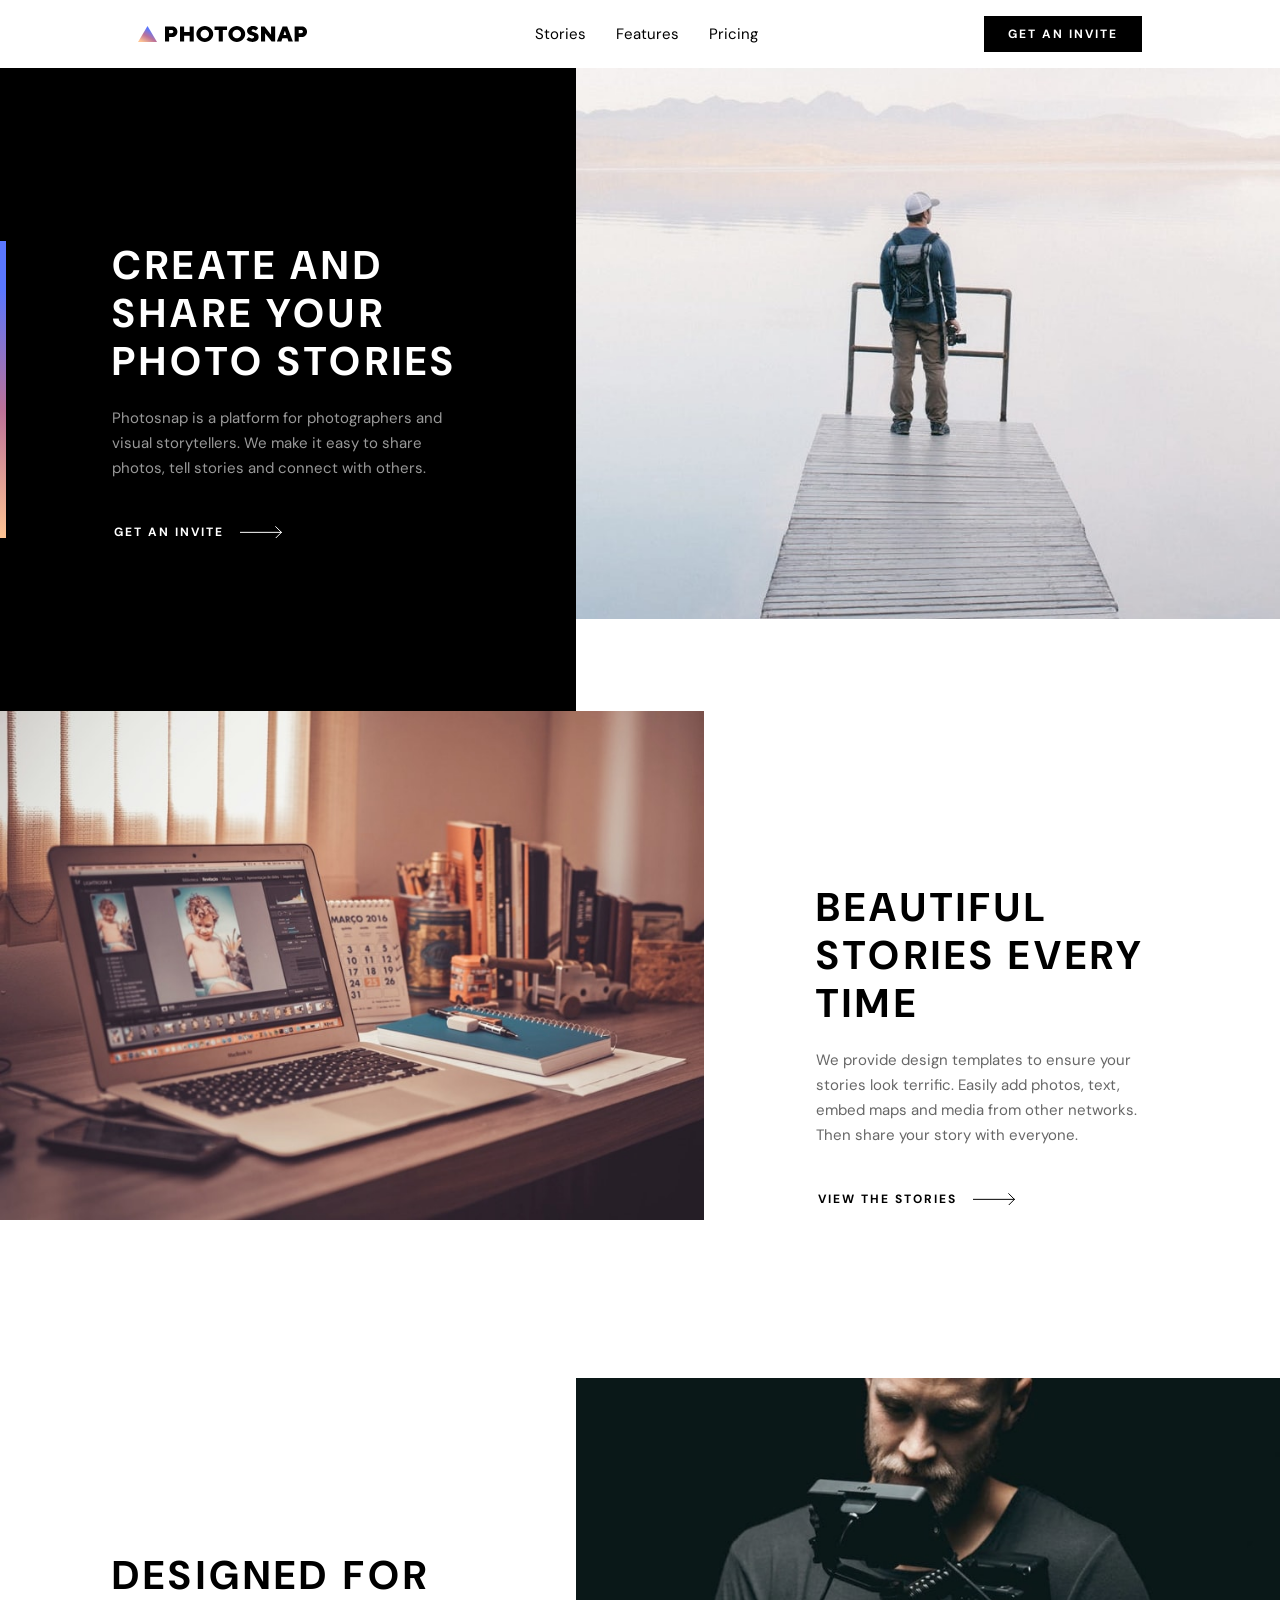
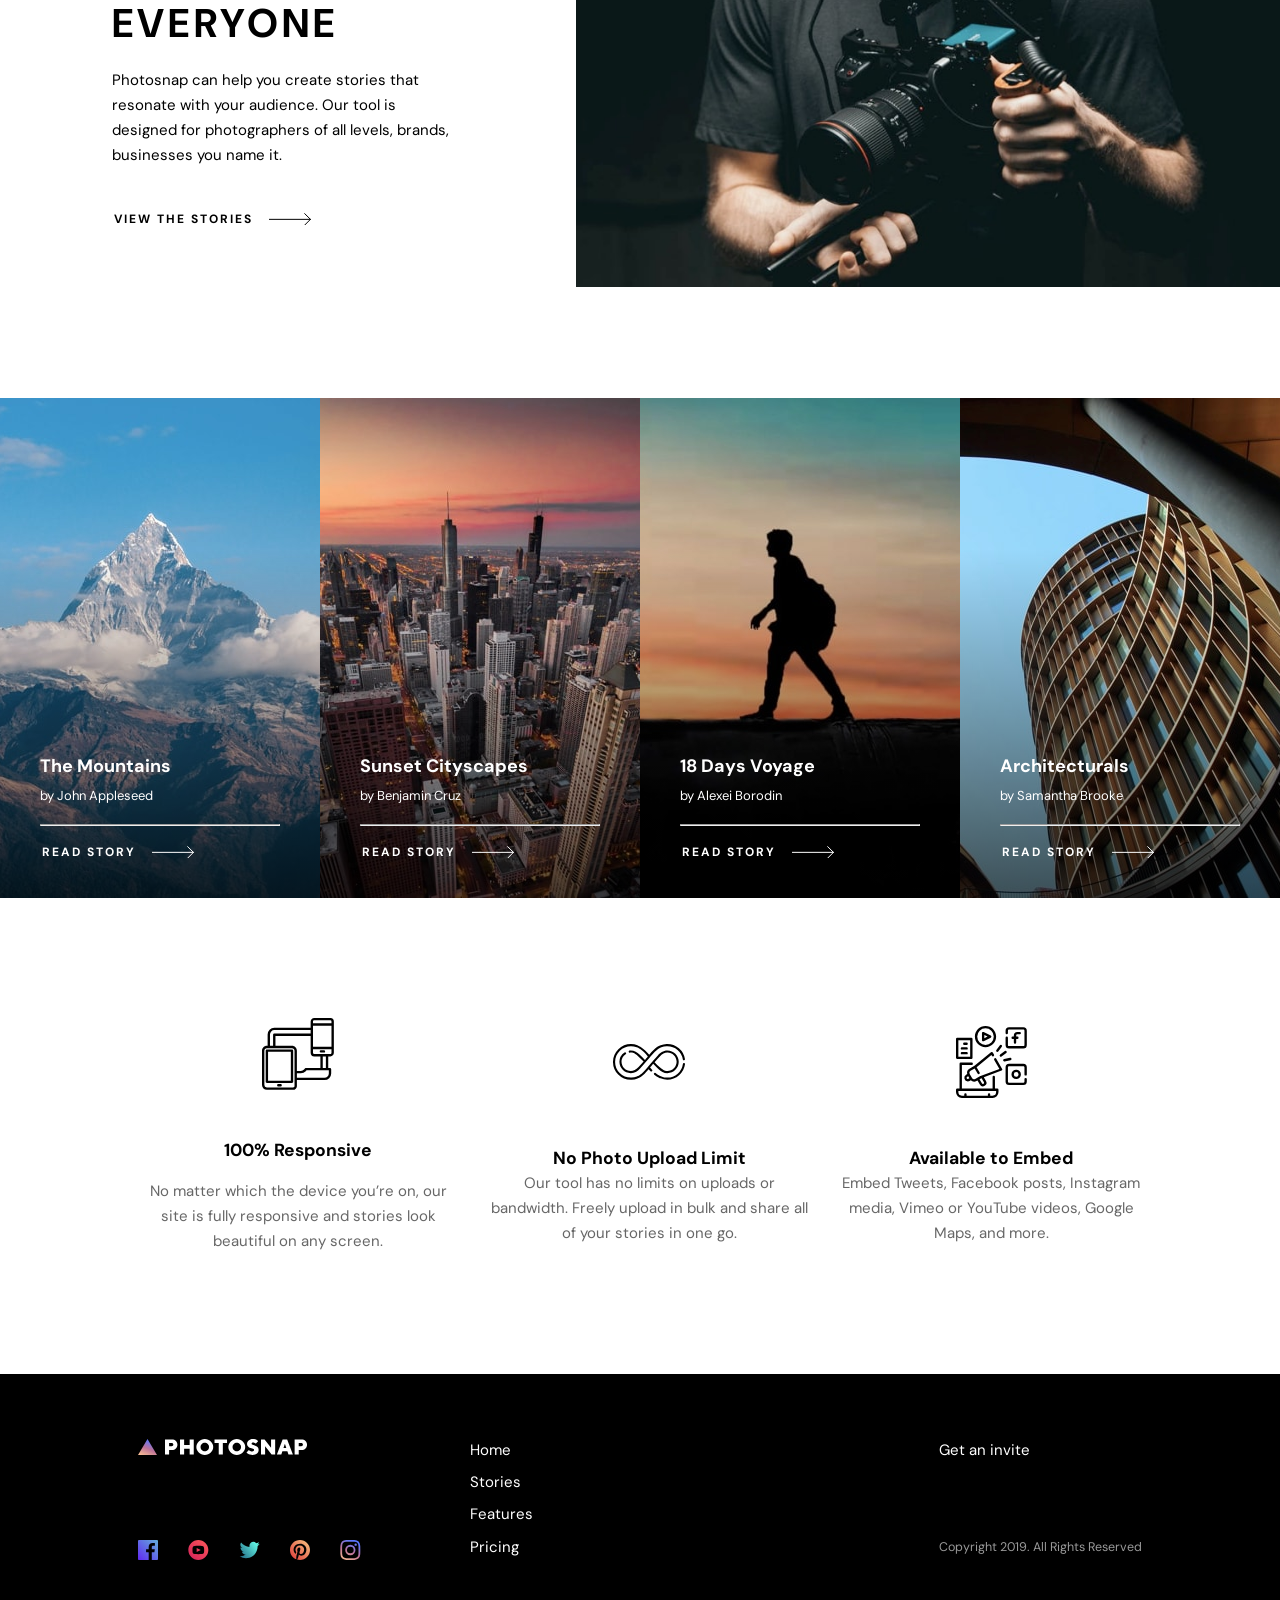
<file: index.html>
<!DOCTYPE html>
<html lang="en">
<head>
    <meta charset="UTF-8">
    <meta name="viewport" content="width=device-width, initial-scale=1.0">
    <link rel="icon" type="image/png" sizes="32x32" href="./assets/favicon-32x32.png">
    <link rel="stylesheet" href="style.css">
    <title>Photosnap</title>
</head>
<body>
    <!-- Header -->
    <header>
        <nav class="nav center cluster" role="navigation" aria-label="header-navigation">
            <a href="index.html"><img src="assets/shared/desktop/logo.svg" alt=""></a>
            <ul class="nav_list cluster">
                <li class="nav_item"><a href="stories.html">Stories</a></li>
                <li class="nav_item"><a href="features.html">Features</a></li>
                <li class="nav_item"><a href="pricing.html">Pricing</a></li>
            </ul>
            <a class="bg-black btn" href="#">Get an invite</a>
        </nav>
    </header>

    <!-- Main Content -->
    <main class="main">
        <div class="switcher panel">
            <!-- Left Desktop -->
            <section class="bg-black panel_description">
                <div class="with-bar stack gap-45" data-direction="vertical">
                    <div class="stack gap-21">
                        <h2>Create and share your photo Stories</h2>
                        <p class="clr-light-white">Photosnap is a platform for photographers and visual storytellers. We make it easy to share photos, tell stories and connect with others.</p>
                    </div>
                    <a class="btn" data-style="text" href="#">Get an Invite</a>
                </div>
            </section>

            <!-- Right Desktop -->
                <!-- Yet to decide right tag to use -->
            <div class="panel_img">
                <img src="assets/home/desktop/create-and-share.jpg" alt="A man standing with a camera in his hand">
            </div>
        </div>

        <!-- Section 2 -->
        <div class="panel switcher" data-order="inverted">
            <section class="stack panel_description gap-45">
                <div class="stack gap-21">
                    <h2>Beautiful stories every time</h2>
                    <p class="clr-light-black">We provide design templates to ensure your stories look terrific. Easily add photos, text, embed maps and media from  other networks. Then share your story with everyone.</p>
                </div>
                <a class="btn" data-style="text" href="stories.html">View the stories</a>
            </section>

            <div class="panel_img">
                <img src="assets/home/desktop/beautiful-stories.jpg" alt="A studying desk with a computer and exercice book and books in a small collection of books">
            </div>
        </div>

        <!-- Section 3 -->
        <div class="panel switcher">
            <section class="stack panel_description gap-45">
                <div class="stack gap-21">
                    <h1>Designed for everyone</h1>
                    <p>Photosnap can help you create stories that resonate with your audience.  Our tool is designed for photographers of all levels, brands, businesses you name it.</p>
                </div>
                <a class="btn" data-style="text" href="stories.html">View the stories</a>
            </section>
            <div class="panel_img">
                <img src="assets/home/desktop/designed-for-everyone.jpg" alt="A amn standing in a dark background holding a pro camera">
            </div>
        </div>

    <!-- Section 4 -->
        <div class="switcher card-container">
            <!-- card 1 -->
            <div class="stack card mountains">
                <div class="stack gap-4">
                    <p class="h-md">The Mountains</p>
                    <p class="fs-13">by John Appleseed</p>
                </div>
                <hr>
                <button data-style="text">Read Story</button>
            </div>
            <!-- card 2 -->
            <div class="stack card cityscapes">
                <div class="stack gap-4">
                    <p class="h-md">Sunset Cityscapes</p>
                    <p class="fs-13">by Benjamin Cruz</p>
                </div>
                <hr>
                <button data-style="text">Read Story</button>
            </div>
            <!-- Card 3 -->
            <div class="stack card days-voyage">
                <div class="stack gap-4">
                    <p class="h-md">18 Days Voyage</p>
                    <p class="fs-13">by Alexei Borodin</p>
                </div>
                <hr>
                <button data-style="text">Read Story</button>
            </div>
            <!-- Card 4 -->
            <div class="stack card architecturals">
                <div class="stack gap-4">
                    <p class="h-md">Architecturals</p>
                    <p class="fs-13">by Samantha Brooke</p>
                </div>
                <hr>
                <button data-style="text">Read Story</button>
            </div>
        </div>

        <!-- Section 5 -->
        <div class="center cluster cards2-container">
            <!-- Card 1 -->
            <div class="card2 stack gap-48">
                <div class="image-box">
                    <img src="assets/features/desktop/responsive.svg" alt="Resposivity illustration">
                </div>
                <div class="stack gap-16">
                    <h3>100% Responsive</h3>
                    <p class="clr-light-black">No matter which the device you’re on, our site is fully responsive and stories look beautiful on any screen.</p>
                </div>
            </div>
            <!-- Card 2 -->
            <div class="card2 stack gap-48">
                <div class="image-box">
                    <img src="assets/features/desktop/no-limit.svg" alt="Infinity illustration">
                </div>
                <div>
                    <h3>No Photo Upload Limit</h3>
                    <p class="clr-light-black">Our tool has no limits on uploads or bandwidth. Freely upload in bulk and share all of your stories in one go.</p>
                </div>
            </div>
            <!-- Card 3 -->
            <div class="card2 stack gap-48">
                <div class="image-box">
                    <img src="assets/features/desktop/embed.svg" alt="Availability logo">
                </div>
                <div>
                    <h3>Available to Embed</h3>
                    <p class="clr-light-black">Embed Tweets, Facebook posts, Instagram media, Vimeo or YouTube videos, Google Maps, and more.</p>
                </div>
            </div>
        </div>
    </main>

    <!-- Footer -->
    <footer class="bg-black footer">
        <div class="center cluster footer-content stretch">
            <nav class="nav cluster stretch"  role="navigation" aria-label="footer-navigation">
                <div class="cluster gap-109 stretch">
                    <div class="stack space-between">
                        <div class="logo">
                            <svg xmlns="http://www.w3.org/2000/svg" width="170" height="16" viewBox="0 0 170 16" fill="none">
                                <path fill-rule="evenodd" clip-rule="evenodd" d="M70.1027 15.3622C69.0721 15.7874 67.9658 16 66.7838 16C65.5874 16 64.4775 15.7874 63.4541 15.3622C62.4306 14.9369 61.5405 14.3568 60.7838 13.6216C60.027 12.8865 59.4324 12.036 59 11.0703C58.5676 10.1045 58.3514 9.08108 58.3514 8C58.3514 6.91892 58.5676 5.8955 59 4.92973C59.4324 3.96396 60.027 3.11351 60.7838 2.37838C61.5405 1.64324 62.4306 1.06306 63.4541 0.637838C64.4775 0.212613 65.5874 0 66.7838 0C67.9658 0 69.0721 0.212613 70.1027 0.637838C71.1333 1.06306 72.027 1.64324 72.7838 2.37838C73.5405 3.11351 74.1351 3.96396 74.5676 4.92973C75 5.8955 75.2162 6.91892 75.2162 8C75.2162 9.08108 75 10.1045 74.5676 11.0703C74.1351 12.036 73.5405 12.8865 72.7838 13.6216C72.027 14.3568 71.1333 14.9369 70.1027 15.3622ZM31.1081 11.027V15.5676H27V0.432432H33.8108C34.6468 0.432432 35.4108 0.565766 36.1027 0.832432C36.7946 1.0991 37.3856 1.47027 37.8757 1.94595C38.3658 2.42162 38.7477 2.98378 39.0216 3.63243C39.2955 4.28108 39.4324 4.98018 39.4324 5.72973C39.4324 6.49369 39.2955 7.1964 39.0216 7.83784C38.7477 8.47928 38.3658 9.03784 37.8757 9.51351C37.3856 9.98919 36.7946 10.3604 36.1027 10.627C35.4108 10.8937 34.6468 11.027 33.8108 11.027H31.1081ZM31.1081 7.35135H33.5946C34.0847 7.35135 34.4955 7.18919 34.827 6.86486C35.1586 6.54054 35.3243 6.16216 35.3243 5.72973C35.3243 5.2973 35.1586 4.91892 34.827 4.59459C34.4955 4.27027 34.0847 4.10811 33.5946 4.10811H31.1081V7.35135ZM46.1351 15.5676V9.72973H51.6486V15.5676H55.7568V0.432432H51.6486V6.05405H46.1351V0.432432H42.027V15.5676H46.1351ZM66.7838 12.3243C66.1928 12.3243 65.6378 12.2162 65.1189 12C64.6 11.7838 64.1532 11.4811 63.7784 11.0919C63.4036 10.7027 63.1081 10.245 62.8919 9.71892C62.6757 9.19279 62.5676 8.61982 62.5676 8C62.5676 7.38018 62.6757 6.80721 62.8919 6.28108C63.1081 5.75495 63.4036 5.2973 63.7784 4.90811C64.1532 4.51892 64.6 4.21622 65.1189 4C65.6378 3.78378 66.1928 3.67568 66.7838 3.67568C67.3748 3.67568 67.9261 3.78378 68.4378 4C68.9495 4.21622 69.3964 4.51892 69.7784 4.90811C70.1604 5.2973 70.4595 5.75495 70.6757 6.28108C70.8919 6.80721 71 7.38018 71 8C71 8.61982 70.8919 9.19279 70.6757 9.71892C70.4595 10.245 70.1604 10.7027 69.7784 11.0919C69.3964 11.4811 68.9495 11.7838 68.4378 12C67.9261 12.2162 67.3748 12.3243 66.7838 12.3243ZM84.8378 4.10811V15.5676H80.7297V4.10811H76.5135V0.432432H89.0541V4.10811H84.8378ZM98.7838 16C99.9658 16 101.072 15.7874 102.103 15.3622C103.133 14.9369 104.027 14.3568 104.784 13.6216C105.541 12.8865 106.135 12.036 106.568 11.0703C107 10.1045 107.216 9.08108 107.216 8C107.216 6.91892 107 5.8955 106.568 4.92973C106.135 3.96396 105.541 3.11351 104.784 2.37838C104.027 1.64324 103.133 1.06306 102.103 0.637838C101.072 0.212613 99.9658 0 98.7838 0C97.5874 0 96.4775 0.212613 95.4541 0.637838C94.4306 1.06306 93.5405 1.64324 92.7838 2.37838C92.027 3.11351 91.4324 3.96396 91 4.92973C90.5676 5.8955 90.3514 6.91892 90.3514 8C90.3514 9.08108 90.5676 10.1045 91 11.0703C91.4324 12.036 92.027 12.8865 92.7838 13.6216C93.5405 14.3568 94.4306 14.9369 95.4541 15.3622C96.4775 15.7874 97.5874 16 98.7838 16ZM97.1189 12C97.6378 12.2162 98.1928 12.3243 98.7838 12.3243C99.3748 12.3243 99.9261 12.2162 100.438 12C100.95 11.7838 101.396 11.4811 101.778 11.0919C102.16 10.7027 102.459 10.245 102.676 9.71892C102.892 9.19279 103 8.61982 103 8C103 7.38018 102.892 6.80721 102.676 6.28108C102.459 5.75495 102.16 5.2973 101.778 4.90811C101.396 4.51892 100.95 4.21622 100.438 4C99.9261 3.78378 99.3748 3.67568 98.7838 3.67568C98.1928 3.67568 97.6378 3.78378 97.1189 4C96.6 4.21622 96.1532 4.51892 95.7784 4.90811C95.4036 5.2973 95.1081 5.75495 94.8919 6.28108C94.6757 6.80721 94.5676 7.38018 94.5676 8C94.5676 8.61982 94.6757 9.19279 94.8919 9.71892C95.1081 10.245 95.4036 10.7027 95.7784 11.0919C96.1532 11.4811 96.6 11.7838 97.1189 12ZM114.568 16C115.519 16 116.369 15.8667 117.119 15.6C117.868 15.3333 118.503 14.973 119.022 14.5189C119.541 14.0649 119.937 13.5387 120.211 12.9405C120.485 12.3423 120.622 11.7045 120.622 11.027C120.622 10.1477 120.449 9.42703 120.103 8.86487C119.757 8.3027 119.324 7.84865 118.805 7.5027C118.286 7.15676 117.721 6.88288 117.108 6.68108C116.495 6.47928 115.93 6.29189 115.411 6.11892C114.892 5.94595 114.459 5.76216 114.114 5.56757C113.768 5.37297 113.595 5.1027 113.595 4.75676C113.595 4.42523 113.742 4.12613 114.038 3.85946C114.333 3.59279 114.726 3.45946 115.216 3.45946C115.591 3.45946 115.93 3.52072 116.232 3.64324C116.535 3.76577 116.795 3.90631 117.011 4.06486C117.27 4.23784 117.501 4.43243 117.703 4.64865L120.081 2.16216C119.735 1.75856 119.31 1.3982 118.805 1.08108C118.373 0.807207 117.825 0.558559 117.162 0.335135C116.499 0.111712 115.706 0 114.784 0C113.919 0 113.133 0.12973 112.427 0.389189C111.721 0.648649 111.119 0.994595 110.622 1.42703C110.124 1.85946 109.739 2.35676 109.465 2.91892C109.191 3.48108 109.054 4.05766 109.054 4.64865C109.054 5.52793 109.227 6.24865 109.573 6.81081C109.919 7.37297 110.351 7.82703 110.87 8.17297C111.389 8.51892 111.955 8.79279 112.568 8.99459C113.18 9.1964 113.746 9.38378 114.265 9.55676C114.784 9.72973 115.216 9.91351 115.562 10.1081C115.908 10.3027 116.081 10.573 116.081 10.9189C116.081 11.3514 115.908 11.7297 115.562 12.0541C115.216 12.3784 114.741 12.5405 114.135 12.5405C113.645 12.5405 113.202 12.4577 112.805 12.2919C112.409 12.1261 112.067 11.9423 111.778 11.7405C111.447 11.4955 111.151 11.2216 110.892 10.9189L108.514 13.4054C108.946 13.8955 109.458 14.3279 110.049 14.7027C110.553 15.0342 111.18 15.3333 111.93 15.6C112.679 15.8667 113.559 16 114.568 16ZM127.108 7.13514V15.5676H123V0.432432H126.568L133.054 8.86486V0.432432H137.162V15.5676H133.616L127.108 7.13514ZM143.324 15.5676L144.405 12.3243H149.378L150.459 15.5676H154.892L149.162 0.432432H144.622L138.892 15.5676H143.324ZM146.892 4.64865L145.486 9.08108H148.297L146.892 4.64865ZM160.73 15.5676V11.027H163.432C164.268 11.027 165.032 10.8937 165.724 10.627C166.416 10.3604 167.007 9.98919 167.497 9.51351C167.987 9.03784 168.369 8.47928 168.643 7.83784C168.917 7.1964 169.054 6.49369 169.054 5.72973C169.054 4.98018 168.917 4.28108 168.643 3.63243C168.369 2.98378 167.987 2.42162 167.497 1.94595C167.007 1.47027 166.416 1.0991 165.724 0.832432C165.032 0.565766 164.268 0.432432 163.432 0.432432H156.622V15.5676H160.73ZM160.73 7.35135H163.216C163.706 7.35135 164.117 7.18919 164.449 6.86486C164.78 6.54054 164.946 6.16216 164.946 5.72973C164.946 5.2973 164.78 4.91892 164.449 4.59459C164.117 4.27027 163.706 4.10811 163.216 4.10811H160.73V7.35135Z" fill="white"/>
                                <path fill-rule="evenodd" clip-rule="evenodd" d="M0 16L9.5 0L19 16H0Z" fill="url(#paint0_linear_0_4306)"/>
                                <defs>
                                  <linearGradient id="paint0_linear_0_4306" x1="9.5" y1="20" x2="16.6529" y2="3.01176" gradientUnits="userSpaceOnUse">
                                    <stop stop-color="#FFC593"/>
                                    <stop offset="0.519452" stop-color="#BC7198"/>
                                    <stop offset="1" stop-color="#5A77FF"/>
                                  </linearGradient>
                                </defs>
                              </svg>
                        </div>
                        <ul class="cluster space-between">
                            <li><a href=""><img src="assets/shared/desktop/facebook.svg" alt=""></a></li>
                            <li><a href=""><img src="assets/shared/desktop/youtube.svg" alt=""></a></li>
                            <li><a href=""><img src="assets/shared/desktop/twitter.svg" alt=""></a></li>
                            <li><a href=""><img src="assets/shared/desktop/pinterest.svg" alt=""></a></li>
                            <li><a href=""><img src="assets/shared/desktop/instagram.svg" alt=""></a></li>
                        </ul>
                    </div>

                    <ul class="stack space-between gap-0">
                        <li><a href="stories.html">Home</a></li>
                        <li><a href="stories.html">Stories</a></li>
                        <li><a href="features.html">Features</a></li>
                        <li><a href="pricing.html">Pricing</a></li>
                    </ul>
                </div>
            </nav>
            <div class="stack space-between">
                <a href="#">Get an invite</a>
                <small class="clr-light-white">Copyright 2019. All Rights Reserved</small>
            </div>
        </div>
    </footer>
</body>
</html>
</file>
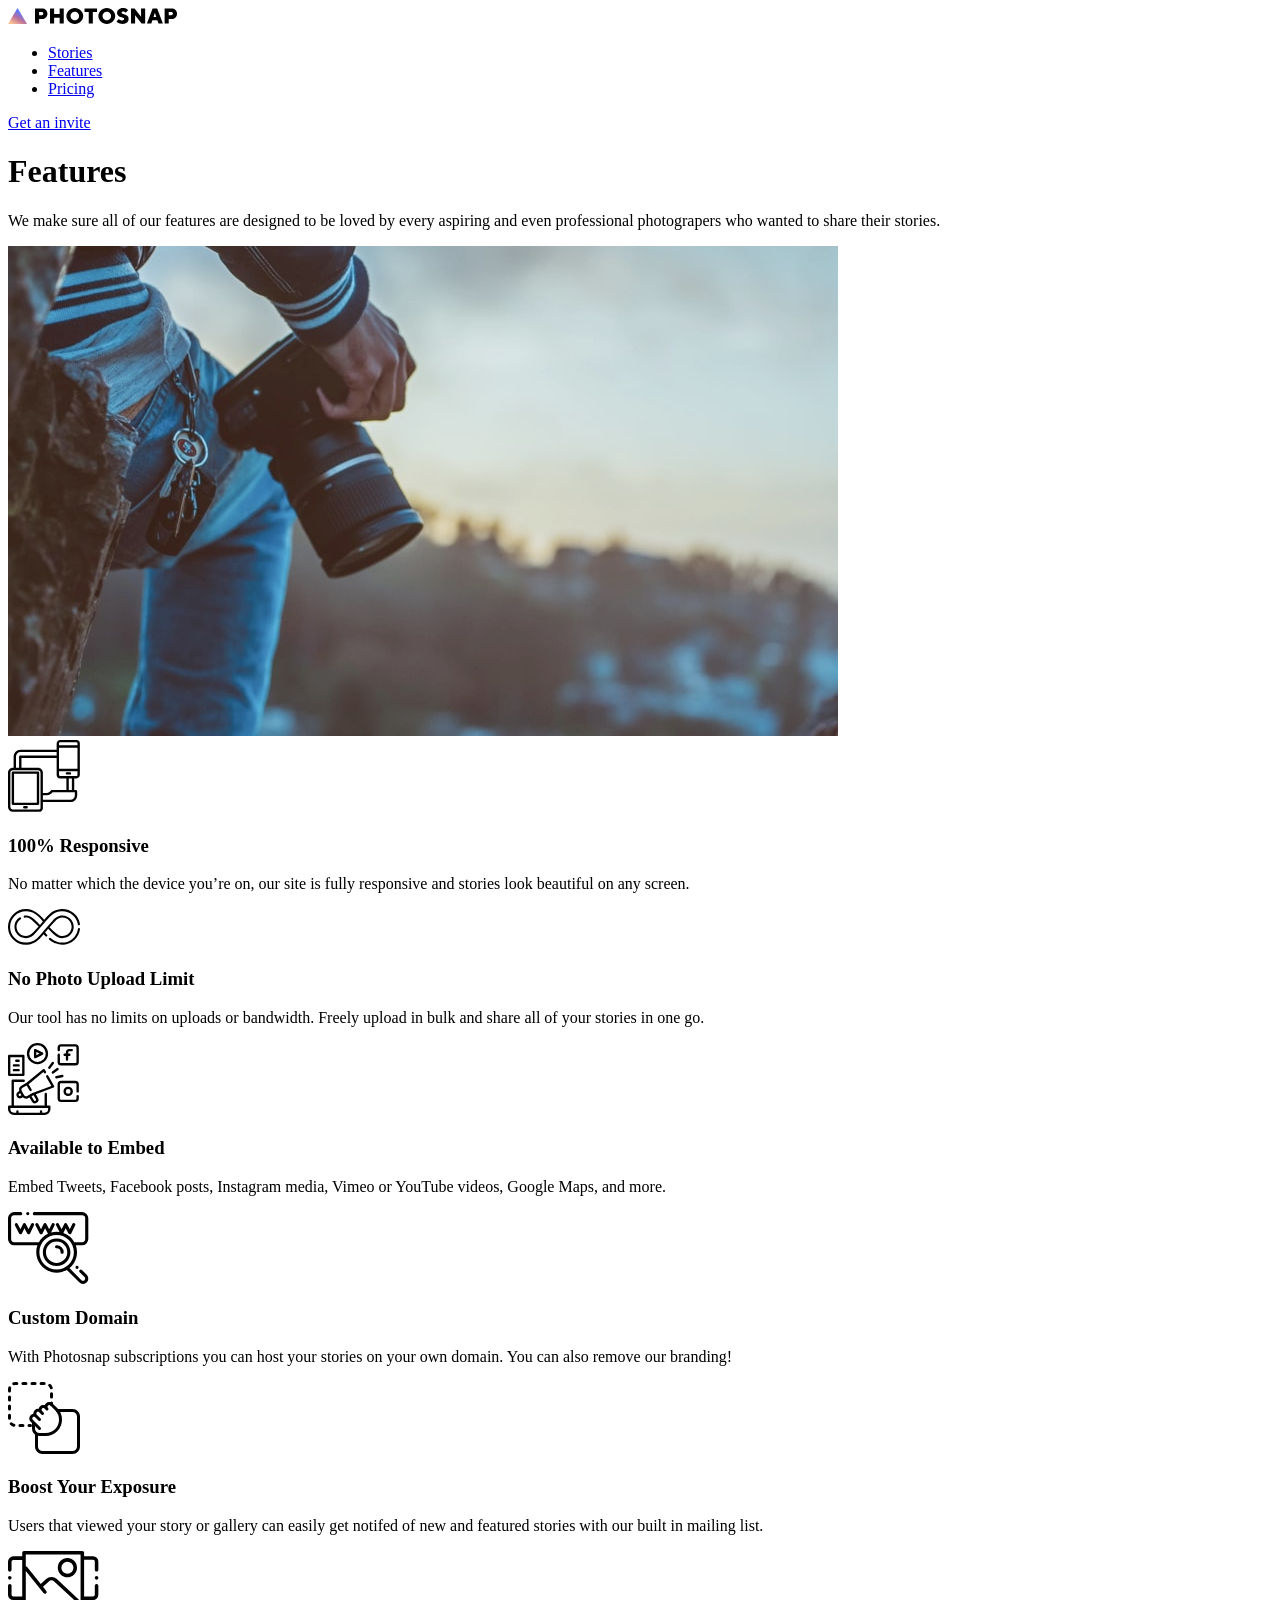
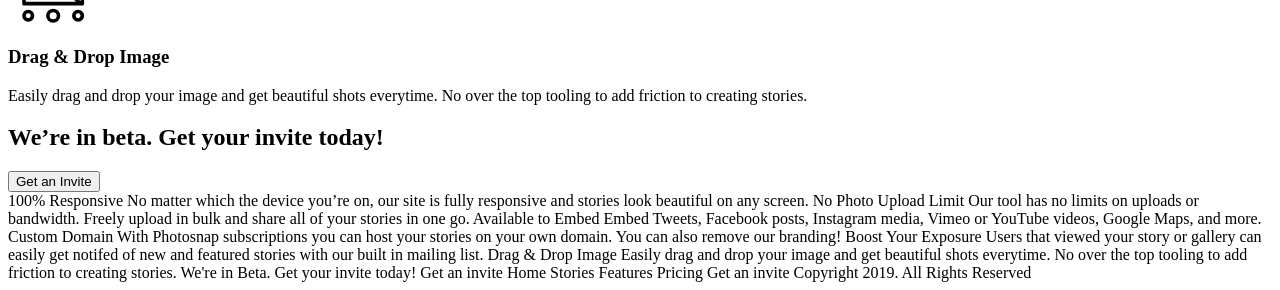
<file: features.html>
<!DOCTYPE html>
<html lang="en">
<head>
  <meta charset="UTF-8">
  <meta name="viewport" content="width=device-width, initial-scale=1.0">
  <link rel="icon" type="image/png" sizes="32x32" href="./assets/favicon-32x32.png">
  <title>Frontend Mentor | Photosnap Website Challenge</title>
</head>
<body>
  <!-- Header -->
  <header>
    <nav>
        <a href="index.html"><img src="assets/shared/desktop/logo.svg" alt=""></a>
        <ul>
            <li><a href="stories.html">Stories</a></li>
            <li><a href="features.html">Features</a></li>
            <li><a href="pricing.html">Pricing</a></li>
        </ul>
        <a href="#">Get an invite</a>
    </nav>
  </header>

  <main>
    <div>
      <!-- Left part -->
      <div>
          <h1>Features</h1>
          <p>We make sure all of our features are designed to be loved by every aspiring and even professional photograpers who wanted to share their stories.</p>
      </div>
      <!-- Right part -->
      <div>
        <img src="assets/features/desktop/hero.jpg" alt="A man with a camera in his hands">
      </div>
    </div>

    <div>
      <div class="card">
        <div class="card_image">
          <img src="assets/features/desktop/responsive.svg" alt="Responsive">
        </div>
        <div class="card_description">
          <h3>100% Responsive</h3>
          <p>No matter which the device you’re on, our site is fully responsive and stories look beautiful on any screen.</p>
        </div>
      </div>

      <div class="card">
        <div class="card_image">
          <img src="assets/features/desktop/no-limit.svg" alt="infinity">
        </div>
        <div class="card_description">
          <h3>No Photo Upload Limit</h3>
          <p>Our tool has no limits on uploads or bandwidth. Freely upload in bulk and share all of your stories in one go.</p>
        </div>
      </div>

      <div class="card">
        <div class="card_image">
          <img src="assets/features/desktop/embed.svg" alt="Available to Embed">
        </div>
        <div class="card_description">
          <h3>Available to Embed</h3>
          <p>Embed Tweets, Facebook posts, Instagram media, Vimeo or YouTube videos, Google Maps, and more.</p>
        </div>
      </div>

      <div class="card">
        <div class="card_image">
          <img src="assets/features/desktop/custom-domain.svg" alt="Custom Domain">
        </div>
        <div class="card_description">
          <h3>Custom Domain</h3>
          <p>With Photosnap subscriptions you can host your stories on your own domain. You can also remove our branding!</p>
        </div>
      </div>

      <div class="card">
        <div class="card_image">
          <img src="assets/features/desktop/boost-exposure.svg" alt="Boost Your Exposure">
        </div>
        <div class="card_description">
          <h3>Boost Your Exposure</h3>
          <p>Users that viewed your story or gallery can easily get notifed of new and featured stories with our built in mailing list.</p>
        </div>
      </div>

      <div class="card">
        <div class="card_image">
          <img src="assets/features/desktop/drag-drop.svg" alt="Drag and drop">
        </div>
        <div class="card_description">
          <h3>Drag & Drop Image</h3>
          <p>Easily drag and drop your image and get beautiful shots everytime. No over the top tooling to add friction to creating stories.</p>
        </div>
      </div>
    </div>

    <div>
      <h2>We’re in beta. Get your invite today!</h2>
      <button>Get an Invite</button>
    </div>
  </main>



  100% Responsive

  No matter which the device you’re on, our site is fully responsive and stories 
  look beautiful on any screen.

  No Photo Upload Limit

  Our tool has no limits on uploads or bandwidth. Freely upload in bulk and share 
  all of your stories in one go.

  Available to Embed

  Embed Tweets, Facebook posts, Instagram media, Vimeo or YouTube videos, Google 
  Maps, and more. 

  Custom Domain

  With Photosnap subscriptions you can host your stories on your own domain. You can 
  also remove our branding!

  Boost Your Exposure

  Users that viewed your story or gallery can easily get notifed of new and featured 
  stories with our built in mailing list.

  Drag & Drop Image

  Easily drag and drop your image and get beautiful shots everytime. No over the top 
  tooling to add friction to creating stories.

  We're in Beta. Get your invite today!
  
  Get an invite

  Home
  Stories
  Features
  Pricing

  Get an invite

  Copyright 2019. All Rights Reserved

</body>
</html>
</file>
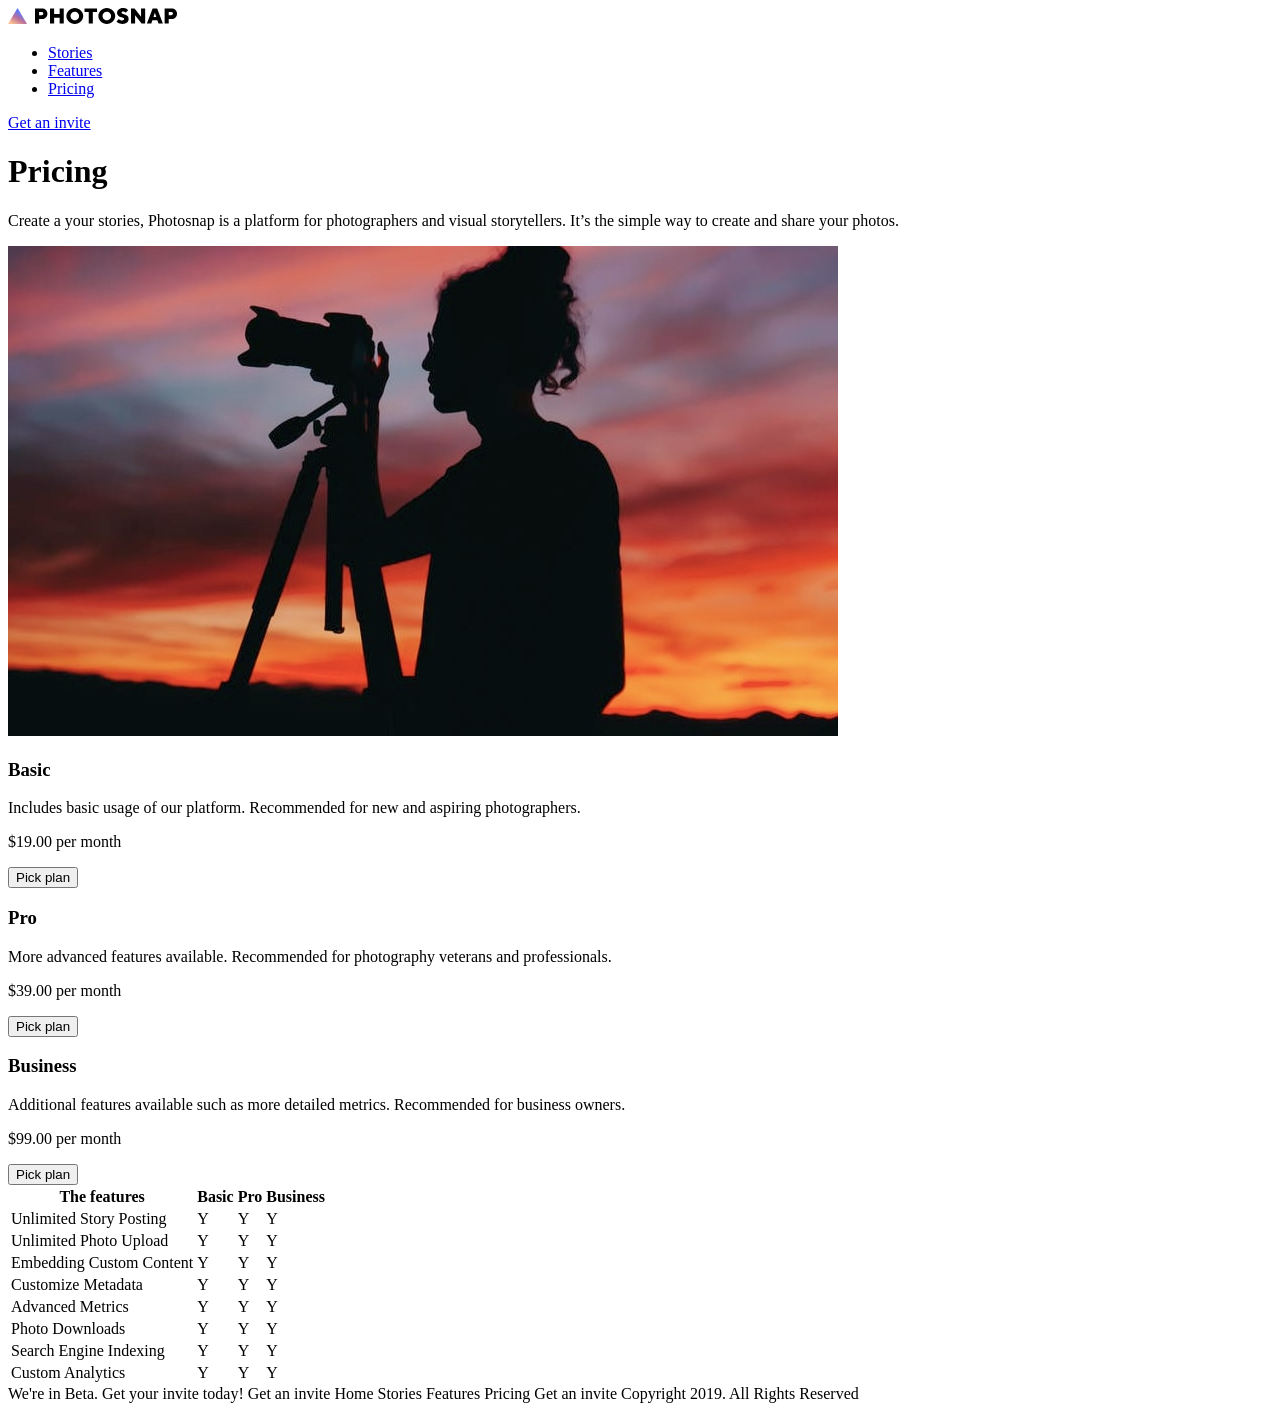
<file: pricing.html>
<!DOCTYPE html>
<html lang="en">
<head>
    <meta charset="UTF-8">
    <meta name="viewport" content="width=device-width, initial-scale=1.0">

    <link rel="icon" type="image/png" sizes="32x32" href="./assets/favicon-32x32.png">

    <title>Frontend Mentor | Photosnap Website Challenge</title>
</head>
<body>

    <!-- Header -->
    <header>
      <nav>
          <a href="index.html"><img src="assets/shared/desktop/logo.svg" alt=""></a>
          <ul>
              <li><a href="stories.html">Stories</a></li>
              <li><a href="features.html">Features</a></li>
              <li><a href="pricing.html">Pricing</a></li>
          </ul>
          <a href="#">Get an invite</a>
      </nav>
    </header>

    <!-- Main -->
    <main>
        <div>
            <!-- Left part -->
            <div>
                <h1>Pricing</h1>
                <p>Create a your stories, Photosnap is a platform for photographers and visual storytellers. It’s the simple way to create and share your photos.</p>
            </div>
            <!-- Right part -->
            <div>
              <img src="assets/pricing/desktop/hero.jpg" alt="A woman holding a camera in tripode">
            </div>
          </div>

        <div>
            <div class="plans">
                <div class="card">
                    <h3>Basic</h3>
                    <p>Includes basic usage of our platform. Recommended for new and aspiring photographers.</p>
                    <p>$19.00 per month</p>
                    <button>Pick plan</button>
                </div>
                <div class="card">
                    <h3>Pro</h3>
                    <p>More advanced features available. Recommended for photography veterans and professionals.</p>
                    <p>$39.00 per month</p>
                    <button>Pick plan</button>
                </div>
                <div class="card">
                    <h3>Business</h3>
                    <p>Additional features available such as more detailed metrics. Recommended for business owners.</p>
                    <p>$99.00 per month</p>
                    <button>Pick plan</button>
                </div>
            </div>

            <div class="compare">
                <table>
                    <thead>
                        <tr>
                            <th>The features</th>
                            <th>Basic</th>
                            <th>Pro</th>
                            <th>Business</th>
                        </tr>
                    </thead>
                    <tbody>
                        <tr>
                            <td>Unlimited Story Posting</td>
                            <td>Y</td>
                            <td>Y</td>
                            <td>Y</td>
                        </tr>
                        <tr>
                            <td>Unlimited Photo Upload</td>
                            <td>Y</td>
                            <td>Y</td>
                            <td>Y</td>
                        </tr>
                        <tr>
                            <td>Embedding Custom Content</td>
                            <td>Y</td>
                            <td>Y</td>
                            <td>Y</td>
                        </tr>
                        <tr>
                            <td>Customize Metadata</td>
                            <td>Y</td>
                            <td>Y</td>
                            <td>Y</td>
                        </tr>
                        <tr>
                            <td>Advanced Metrics</td>
                            <td>Y</td>
                            <td>Y</td>
                            <td>Y</td>
                        </tr>
                        <tr>
                            <td>Photo Downloads</td>
                            <td>Y</td>
                            <td>Y</td>
                            <td>Y</td>
                        </tr>
                        <tr>
                            <td>Search Engine Indexing</td>
                            <td>Y</td>
                            <td>Y</td>
                            <td>Y</td>
                        </tr>
                        <tr>
                            <td>Custom Analytics</td>
                            <td>Y</td>
                            <td>Y</td>
                            <td>Y</td>
                        </tr>
                    </tbody>
                </table>
            </div>
        </div>
    </main>

    <!-- Footer -->
    <footer>

    </footer>
    We're in Beta. Get your invite today!

    Get an invite

    Home
    Stories
    Features
    Pricing

    Get an invite

    Copyright 2019. All Rights Reserved

</body>
</html>
</file>
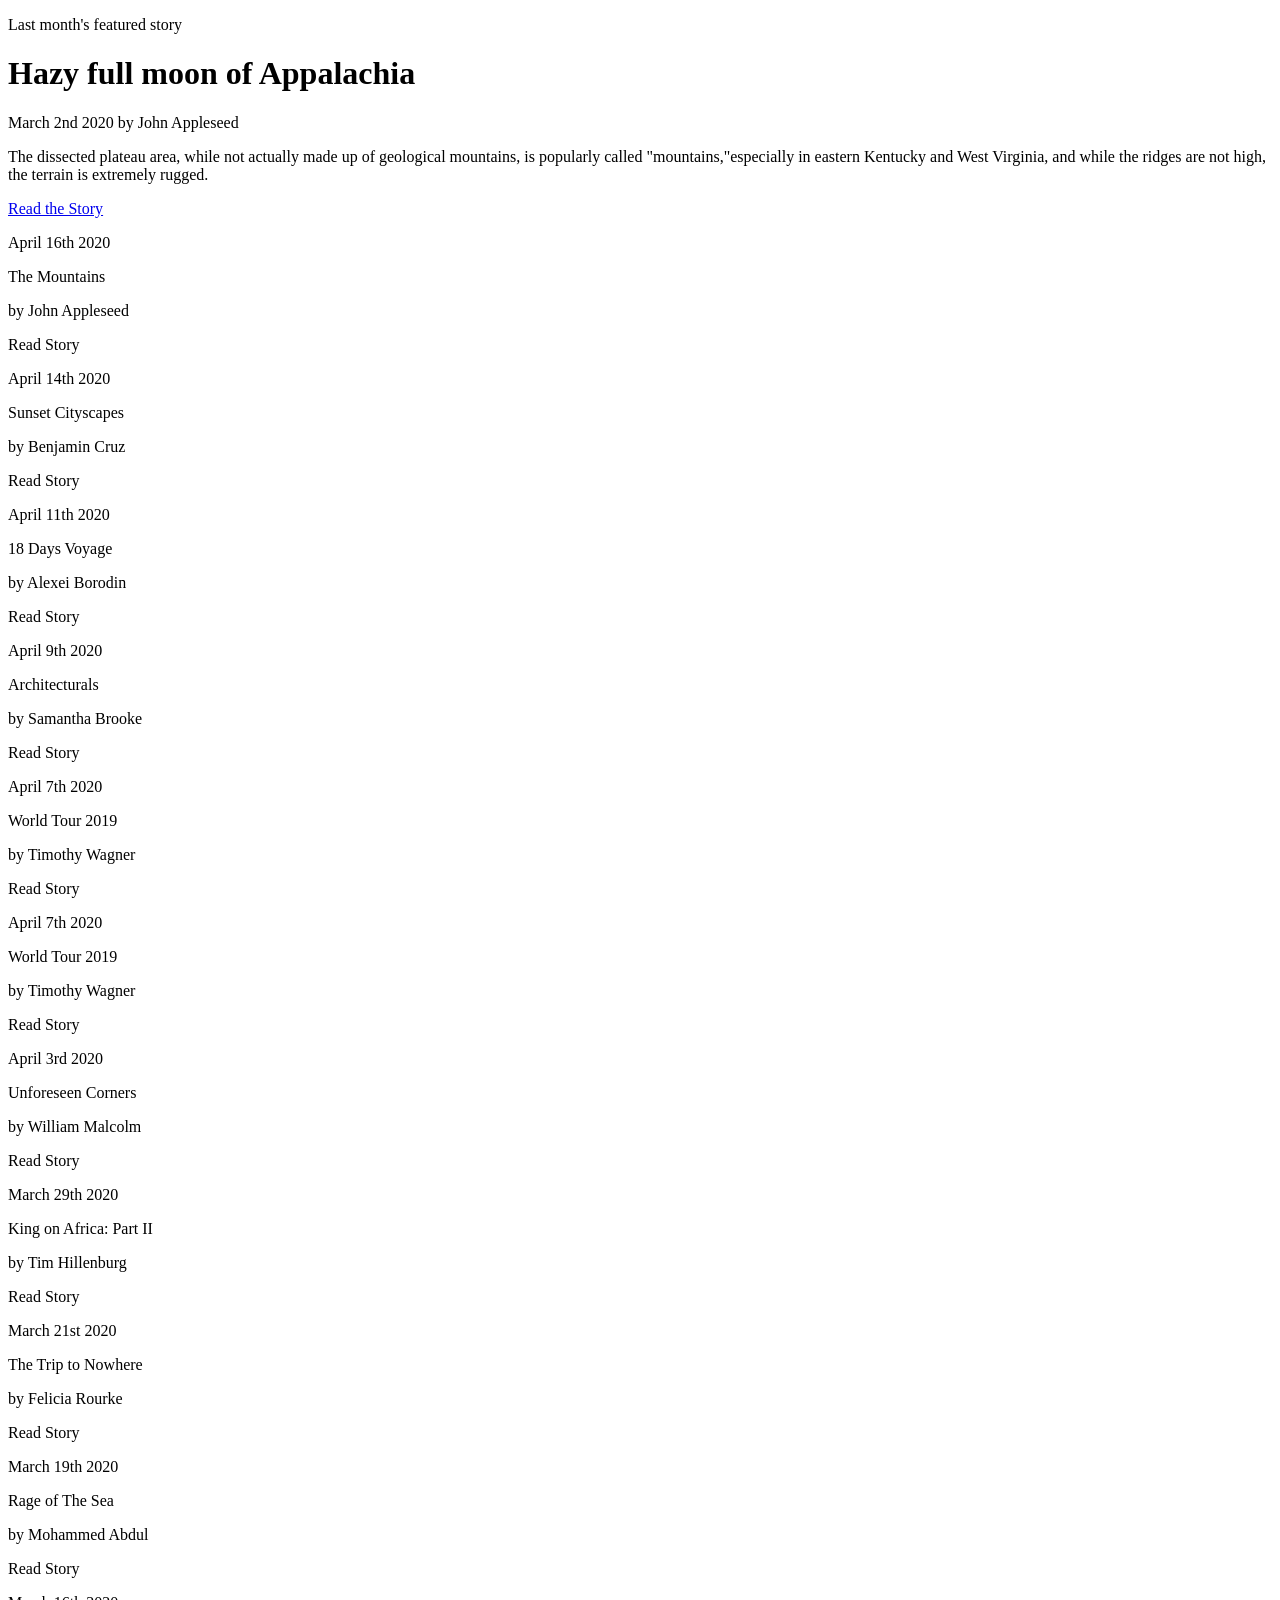
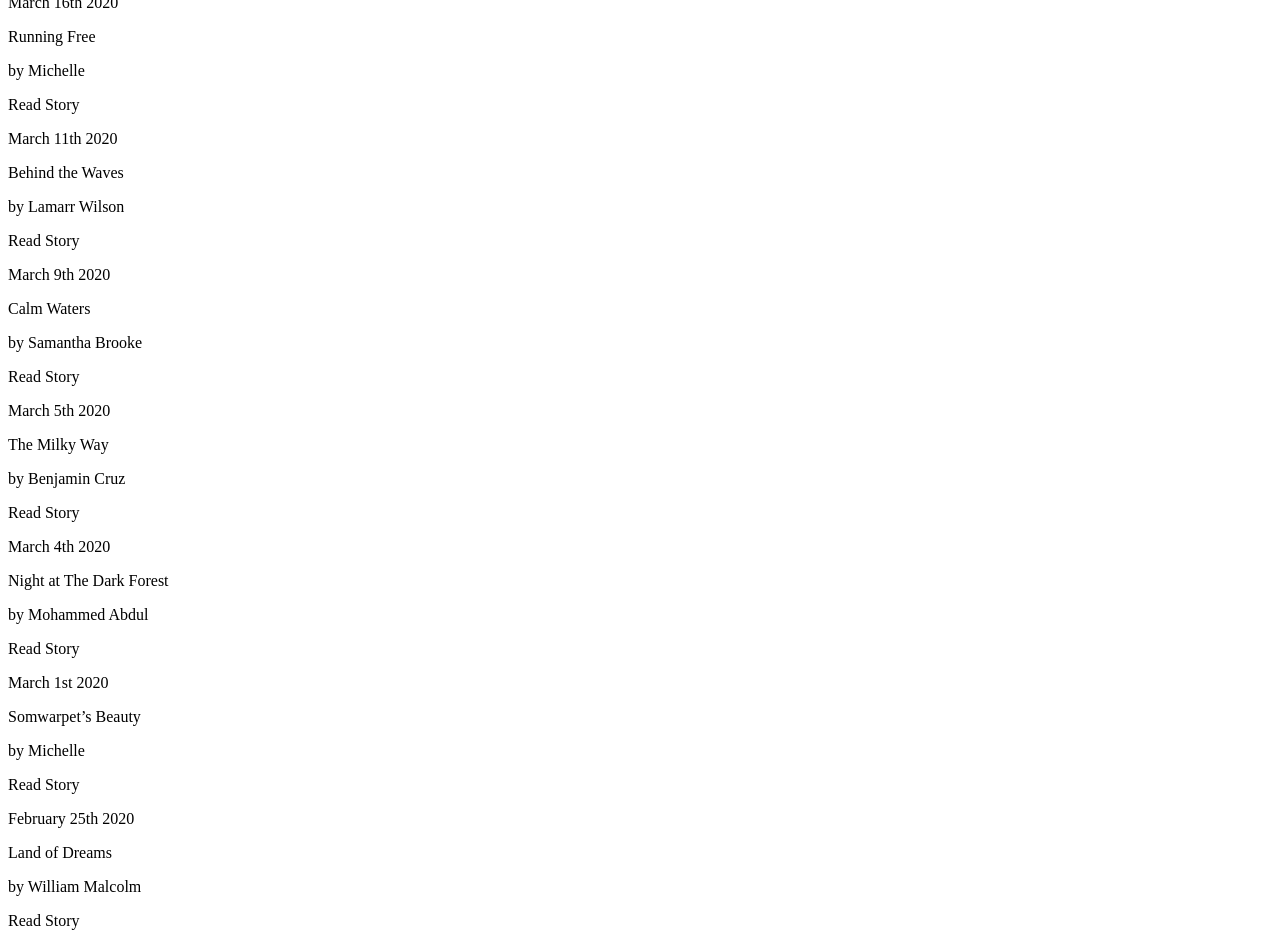
<file: stories.html>
<!DOCTYPE html>
<html lang="en">
<head>
    <meta charset="UTF-8">
    <meta name="viewport" content="width=device-width, initial-scale=1.0">

    <link rel="icon" type="image/png" sizes="32x32" href="./assets/favicon-32x32.png">

    <title>Frontend Mentor | Photosnap Website Challenge</title>
    </head>
<body>
        <!-- Header -->
    <header>
        <p>Last month's featured story</p>
        <h1>Hazy full moon of Appalachia</h1>
        <p>March 2nd 2020 by John Appleseed</p>
        <p>The dissected plateau area, while not actually made up of geological mountains, is popularly called "mountains,"especially in eastern Kentucky and West Virginia, and while the ridges are not high, the terrain is extremely rugged.</p>
        <a href="#">Read the Story</a>
    </header>

    <!-- Main -->
    <main>
        <!-- Card 1 -->
        <div>
            <div>
                <p>April 16th 2020</p>
                <p>The Mountains</p>
                <p>by John Appleseed</p>
            </div>
            <div>
                <p>Read Story</p>
            </div>
        </div>

        <!-- Card 1 -->
        <div>
            <div>
                <p>April 14th 2020</p>
                <p>Sunset Cityscapes</p>
                <p>by Benjamin Cruz</p>
            </div>
            <div>
                <p>Read Story</p>
            </div>
        </div>

        <!-- Card 2 -->
        <div>
            <div>
                <p>April 11th 2020</p>
                <p>18 Days Voyage</p>
                <p>by Alexei Borodin</p>
            </div>
            <div>
                <p>Read Story</p>
            </div>
        </div>

        <!-- Card 3 -->
        <div>
            <div>
                <p>April 9th 2020</p>
                <p>Architecturals</p>
                <p>by Samantha Brooke</p>
            </div>
            <div>
                <p>Read Story</p>
            </div>
        </div>

        <!-- Card 4 -->
        <div>
            <div>
                <p>April 7th 2020</p>
                <p>World Tour 2019</p>
                <p>by Timothy Wagner</p>
            </div>
            <div>
                <p>Read Story</p>
            </div>
        </div>

        <!-- Card 5 -->
        <div>
            <div>
                <p>April 7th 2020</p>
                <p>World Tour 2019</p>
                <p>by Timothy Wagner</p>
            </div>
            <div>
                <p>Read Story</p>
            </div>
        </div>

        <!-- Card 6 -->
        <div>
            <div>
                <p>April 3rd 2020</p>
                <p>Unforeseen Corners</p>
                <p>by William Malcolm</p>
            </div>
            <div>
                <p>Read Story</p>
            </div>
        </div>

        <!-- Card 7 -->
        <div>
            <div>
                <p>March 29th 2020</p>
                <p>King on Africa: Part II</p>
                <p>by Tim Hillenburg</p>
            </div>
            <div>
                <p>Read Story</p>
            </div>
        </div>

        <!-- Card 8 -->
        <div>
            <div>
                <p>March 21st 2020</p>
                <p>The Trip to Nowhere</p>
                <p>by Felicia Rourke</p>
            </div>
            <div>
                <p>Read Story</p>
            </div>
        </div>

        <!-- Card 9 -->
        <div>
            <div>
                <p>March 19th 2020</p>
                <p>Rage of The Sea</p>
                <p>by Mohammed Abdul</p>
            </div>
            <div>
                <p>Read Story</p>
            </div>
        </div>

        <!-- Card 10 -->
        <div>
            <div>
                <p>March 16th 2020</p>
                <p>Running Free</p>
                <p>by Michelle</p>
            </div>
            <div>
                <p>Read Story</p>
            </div>
        </div>

        <!-- Card 11 -->
        <div>
            <div>
                <p>March 11th 2020</p>
                <p>Behind the Waves</p>
                <p>by Lamarr Wilson</p>
            </div>
            <div>
                <p>Read Story</p>
            </div>
        </div>

        <!-- Card 12 -->
        <div>
            <div>
                <p>March 9th 2020</p>
                <p>Calm Waters</p>
                <p>by Samantha Brooke</p>
            </div>
            <div>
                <p>Read Story</p>
            </div>
        </div>

        <!-- Card 13 -->
        <div>
            <div>
                <p>March 5th 2020</p>
                <p>The Milky Way</p>
                <p>by Benjamin Cruz</p>
            </div>
            <div>
                <p>Read Story</p>
            </div>
        </div>

        <!-- Card 14 -->
        <div>
            <div>
                <p>March 4th 2020</p>
                <p>Night at The Dark Forest</p>
                <p>by Mohammed Abdul</p>
            </div>
            <div>
                <p>Read Story</p>
            </div>
        </div>

        <!-- Card 15 -->
        <div>
            <div>
                <p>March 1st 2020</p>
                <p>Somwarpet’s Beauty</p>
                <p>by Michelle</p>
            </div>
            <div>
                <p>Read Story</p>
            </div>
        </div>

        <!-- Card 16 -->
        <div>
            <div>
                <p>February 25th 2020</p>
                <p>Land of Dreams</p>
                <p>by William Malcolm</p>
            </div>
            <div>
                <p>Read Story</p>
            </div>
        </div>

    </main>

    <!-- Footer -->
    <footer>

    </footer>

</body>
</html>
</file>
<file: style.css>
@import url('https://fonts.googleapis.com/css2?family=DM+Sans:ital,opsz,wght@0,9..40,100..1000;1,9..40,100..1000&display=swap');

/* Define Custom Properties */
:root {
    /* Colors */
    
    --main-accent: linear-gradient(27deg, #FFC593 0.42%, #BC7198 43.46%, #5A77FF 83.33%);
    --pure-black: rgb(0, 0, 0);
    --light-grey: #dfdfdf;
    --pure-white: #ffffff;
    --light-black: rgb(from var(--pure-black) r g b / .5);
    /* font family */
    --ff-main: 'DM Sans', sans-serif;

    /* font sizes */
    --fs-xl: 2.5rem; 
    --fs-lg: 1.5rem;
    --fs-md: 1.125rem;
    --fs-general: 0.9375rem;
    --fs-sm: 0.75rem;
    --fs-custom: 2rem;
}

.h-xl {
    font-size: var(--fs-xl);
    line-height: 48px;
    letter-spacing: 4.17px;
    font-weight: 700;
    text-transform: uppercase;
}

.h-lg {
    font-size: var(--fs-lg);
    line-height: 25px;
    font-weight: 700;
}

.h-md {
    font-size: var(--fs-md);
    line-height: 25px;
    font-weight: 700;
}

.h-sm {
    font-size: var(--fs-sm);
    line-height: 16px;
    letter-spacing: 2px;
    font-weight: 700;
    text-transform: uppercase;
}

.h-general {
    font-size: 15px;
    font-style: normal;
    font-weight: 400;
    line-height: 25px;
}

.h-32 {
    font-size: var(--fs-custom);
    line-height: 48px;
    letter-spacing: 3.33px;
    font-width: 700;
}

.h-20 {
    font-size: 20px;
    line-height: 32px;
}

.fs-13 {
    font-size: 13px;
    font-weight: 400;
}

.fw-bold {
    font-weight: 700;
}

/* Resets */

* {
    margin: 0;
    padding: 0;
    box-sizing: border-box;
}

body {
    font-family: var(--ff-main);
    font-size: var(--fs-general);
    line-height: 25px;
    font-weight: 400;
    font-style: normal;
}

a {
    text-decoration: none;
    color: inherit;
}

li {
    list-style: none;
}

input, button, textarea, select {
    font: inherit;
}

img {
    display: block;
    max-width: 100%;
}

h1, h2 {
    font-size: var(--fs-custom);
    line-height: 3rem;
    letter-spacing: 3px;
    font-weight: 700;
}

h1 {
    font-size: var(--fs-lg);
}

.title {
    font-size: var(--fs-lg);
    line-height: 28px;
    font-weight: 700;
    letter-spacing: -1.0714px;
    color: var(--light-black);
}

/* Composition */

.center {
    max-width: 80%;
    margin-inline: auto;
    padding-inline: 10px;
}

.stack {
    display: flex;
    flex-direction: column;
    gap: var(--stack-gap, 2rem);
}

.body {
    --stack-gap: 4.5rem;
}

.main {
    --stack-gap: 4.5rem;
}
.section {
    --stack-gap: 2rem;
}

.section hr {
    margin-block: 2rem;
}

.cluster {
    display: flex;
    align-items: center;   
    gap: var(--cluster-gap, 1.875rem);
}

.nav_logo {
    --cluster-gap: 0.5rem;
}

.buttons {
    --cluster-gap: 9.75rem;
}

.buttons-container {
    --cluster-gap: 3rem;
}

.switcher {
    display: flex;
    flex-wrap: wrap;
    gap: 14px;
}

.switcher > * {
    flex-grow: 1;
    flex-basis: calc((var(--switcher-threshold, 40rem) - 100%) * 999);
}

/* Block */

.numbered-title {
    text-transform: uppercase;
    font-size: var(--fs-custom);
}

.numbered-title span {
    color: var(--light-black);
}

.color {
    width: 6rem;
    height: 6rem;
    border-radius: 50%;
    background-color: var(--pure-black);
    border: 1px solid black;
}

button, .btn {
    padding: 12px 24px;
    text-transform: uppercase;
    color: var(--pure-black);
    background-color: var(--pure-white);
    letter-spacing: 2px;
    line-height: 100%;
    font-size: var(--fs-sm);
    cursor: pointer;
    border: none;
    font-weight: 700;
}

button:hover, 
.btn:hover {
    background-color: var(--light-grey);
    color: var(--pure-black);
}

button[data-style="text"],
.btn[data-style="text"] {
    display: inline-flex;
    gap: 1rem;
    border: none;
    padding: 0 0 0 2px;
    background-color: transparent;
    color: inherit;
}

button[data-style="text"]:hover,
.btn[data-style="text"]:hover {
    text-decoration: underline;
    background-color: none;

}

button[data-style="text"]::after,
.btn[data-style="text"]::after {
    content: "";
    mask-image: url(assets/arrow-left.svg);
    width: 42px;
    height: 12px;
    flex-shrink: 0;
    background-color: currentColor;

}

.triangle {
    width: 19px;
    height: 16px;
    background: linear-gradient(27deg, #FFC593 0%, #BC7198 43.29%, #5A77FF 83.33%);
    clip-path: polygon(50% 0%, 0% 100%, 100% 100%);
}

.nav {
    padding-block: var(--nav-padding-block, 1rem);
    justify-content: space-between;
    --separation-gap: var(--nav-padding-block);
}

.nav_item:hover {
    color: var(--light-black);
}

.with-bar {
    position: relative;
}

.with-bar::before {
    content: "";
    position: absolute;
    top: calc(-1 * var(--separation-gap, 0));
    left: 0;
    width: 100%;
    height: 6px;
    background: linear-gradient(90deg, #FFC593 0%, #BC7198 43.29%, #5A77FF 83.33%);
}

.with-bar[data-direction="vertical"]::before {
    top: 0;
    left: calc(-1 * var(--separation-gap, 0));
    height: 100%;
    width: 6px;
    background: linear-gradient(27deg, #FFC593 0%, #BC7198 43.29%, #5A77FF 83.33%);
}

.card-container {
    gap: 0;
}

.card {
    height: 500px;
    justify-content: end;
    padding: 40px;
    gap: 0;
    color: white;
    background-image:
        linear-gradient(180deg, rgba(0, 0, 0, 0) 0.27%, rgba(0, 0, 0, 0.66) 100%),
        var(--card-image);
    background-size: 100% 350px, cover;
    background-position: bottom, center ;
    background-repeat: no-repeat;
}

.mountains {
    --card-image: url(assets/stories/desktop/mountains.jpg);
}
.architecturals {
    --card-image: url(assets/stories/desktop/architecturals.jpg);
}
.days-voyage {
    --card-image: url(assets/stories/desktop/18-days-voyage.jpg);
}
.world-tour {
    --card-image: url(assets/stories/desktop/world-tour.jpg);
}
.cityscapes {
    --card-image: url(assets/stories/desktop/cityscapes.jpg);
}
.somwarpet {
    --card-image: url(assets/stories/desktop/somwarpet.jpg);
}
.behind-the-waves {
    --card-image: url(assets/stories/desktop/behind-the-waves.jpg);
}
.trip-to-nowhere {
    --card-image: url(assets/stories/desktop/trip-to-nowhere.jpg);
}
.king-on-africa {
    --card-image: url(assets/stories/desktop/king-on-africa.jpg);
}
.running-free {
    --card-image: url(assets/stories/desktop/running-free.jpg);
}
.rage-of-the-sea {
    --card-image: url(assets/stories/desktop/rage-of-the-sea.jpg);
}
.moon-of-appalacia {
    --card-image: url(assets/stories/desktop/moon-of-appalacia.jpg);
}
.dark-forest {
    --card-image: url(assets/stories/desktop/dark-forest.jpg);
}
.milky-way {
    --card-image: url(assets/stories/desktop/milky-way.jpg);
}
.calm-waters {
    --card-image: url(assets/stories/desktop/calm-waters.jpg);
}
.unforeseen-corners {
    --card-image: url(assets/stories/desktop/unforeseen-corners.jpg);
}
.land-of-dreams {
    --card-image: url(assets/stories/desktop/land-of-dreams.jpg);
}

.card > hr {
    margin-block: 16px 20px;
}

.card2 {
    align-items: center;
    text-align: center;

    & .image-box {
        display: grid;
        place-items: center;
        height: 72px;
    }
}

.cards2-container {
    padding-block: 120px;
}

small {
    color: rgb(from var(--pure-black) r g b / 0.5);
}

.panel {
    gap: 0;
}

.panel_description {
    padding-block: 10.8rem;
    --panel_desc-inline-padding: 7rem;
    padding-inline: var(--panel_desc-inline-padding);
    height: initial;
    text-align: left;
    flex-grow: 1;
    --separation-gap: var(--panel_desc-inline-padding);

    & h1, h2 {
        font-size: var(--fs-xl);
        line-height: 48px;
        letter-spacing: 4.17px;
        font-weight: 700;
        text-transform: uppercase;
    }
}

.panel_img {
    max-width: 830px;
    flex-grow: 2;
}

.panel[data-order="inverted"] > .panel_description {
    order: 2;
}

.footer {
    --nav-padding-block: 0;
    --stack-gap: 2rem;
    padding-block: 4rem;
    background-color: var(--pure-black);
    color: var(--pure-white);
}

.footer-content {
    justify-content: space-between;
    height: 122px;
}

/* Utility classes */

.bg-black {
    background-color: var(--pure-black);
    color: var(--pure-white);
}

.bg-white {
    background-color: var(--pure-white);
    color: var(--pure-black);
}

.bg-primary {
    background-color: var(--main-accent);
}

.clr-white {
    color: var(--pure-white);
}

.clr-light-white {
    color: rgb(from var(--pure-white) r g b / .6);
}

.clr-light-black {
    color: rgb(from var(--pure-black) r g b / .6);
}

.uppercase {
    text-transform: uppercase;
}

.gap-21 {
    gap: 21px;
}

.gap-45 {
    gap: 45px;
}

.gap-4 {
    gap: 4px;
}

.gap-48 {
    gap: 48px;
}

.gap-16 {
    gap: 16px;
}

.gap-109 {
    gap: 109px;
}

.gap-0 {
    gap: 0;
}

.space-between {
    justify-content: space-between;
}

.stretch {
    align-items: stretch;
}
</file>
